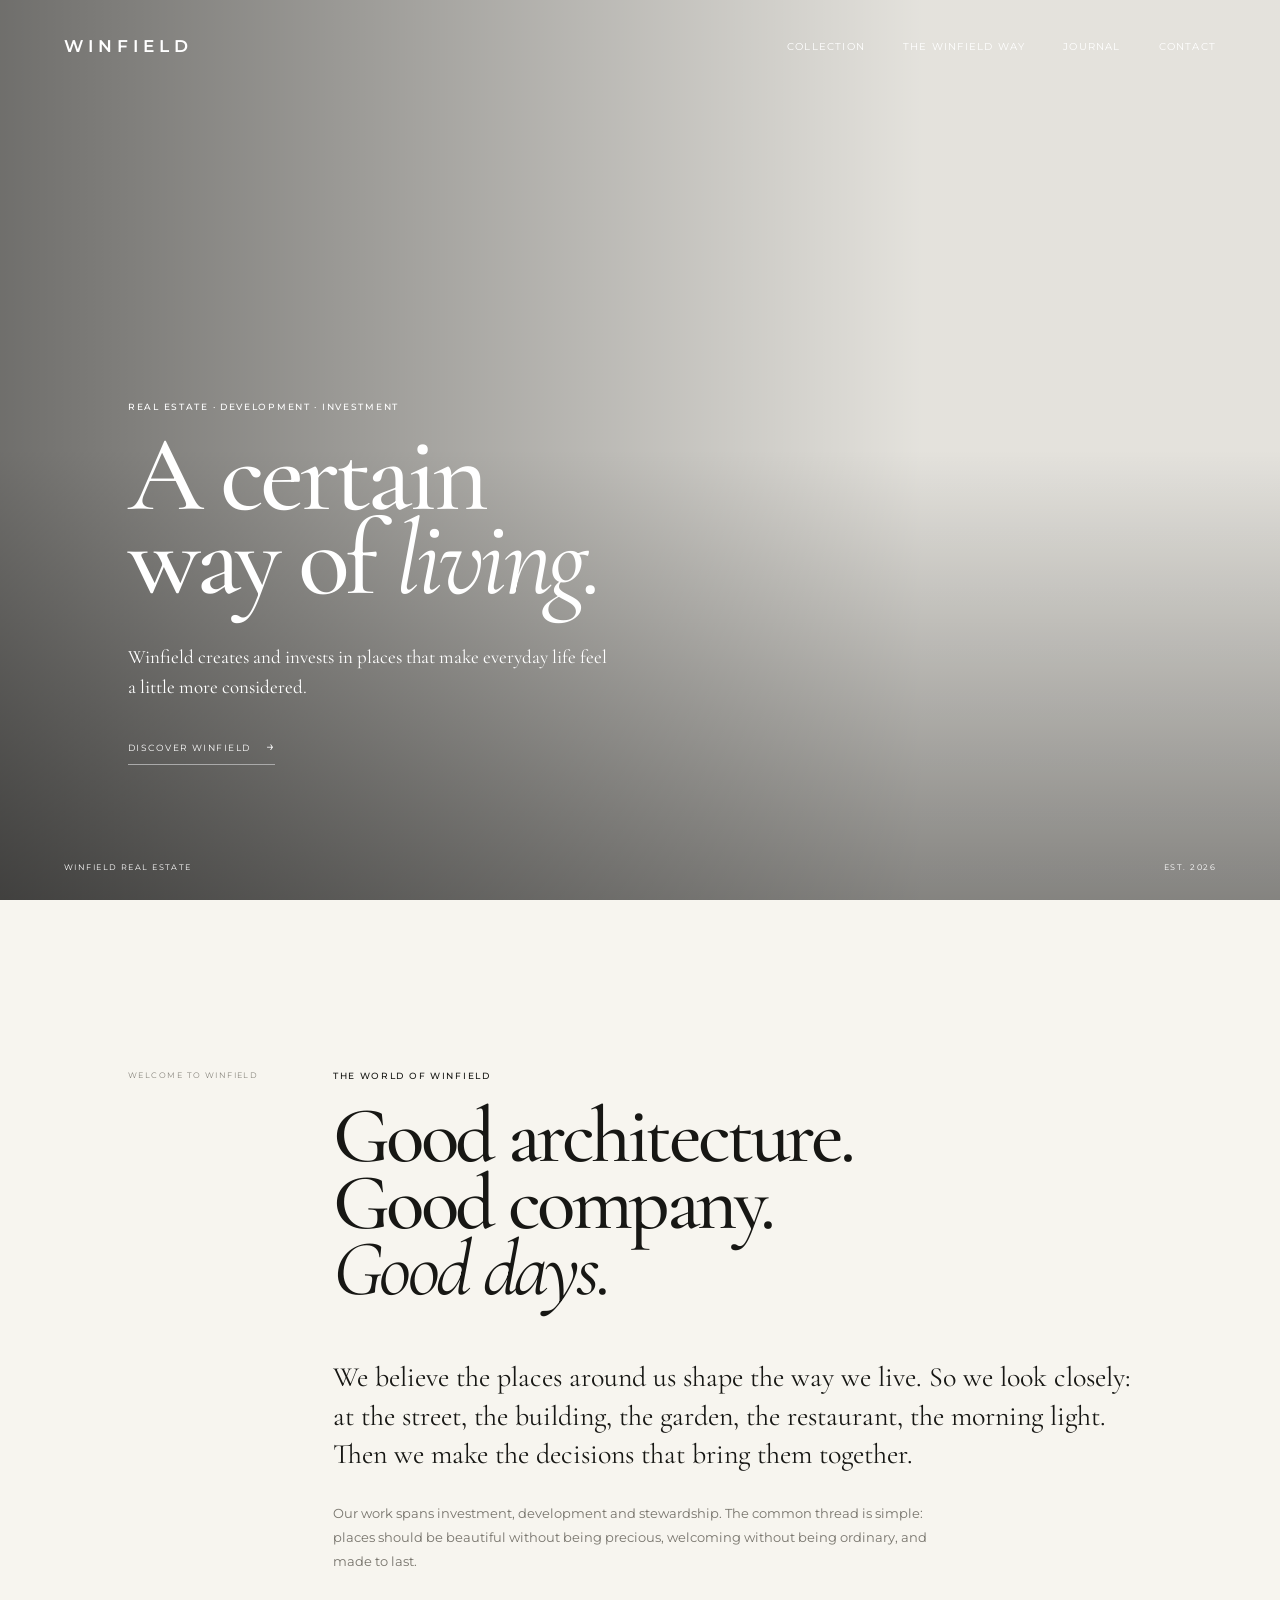
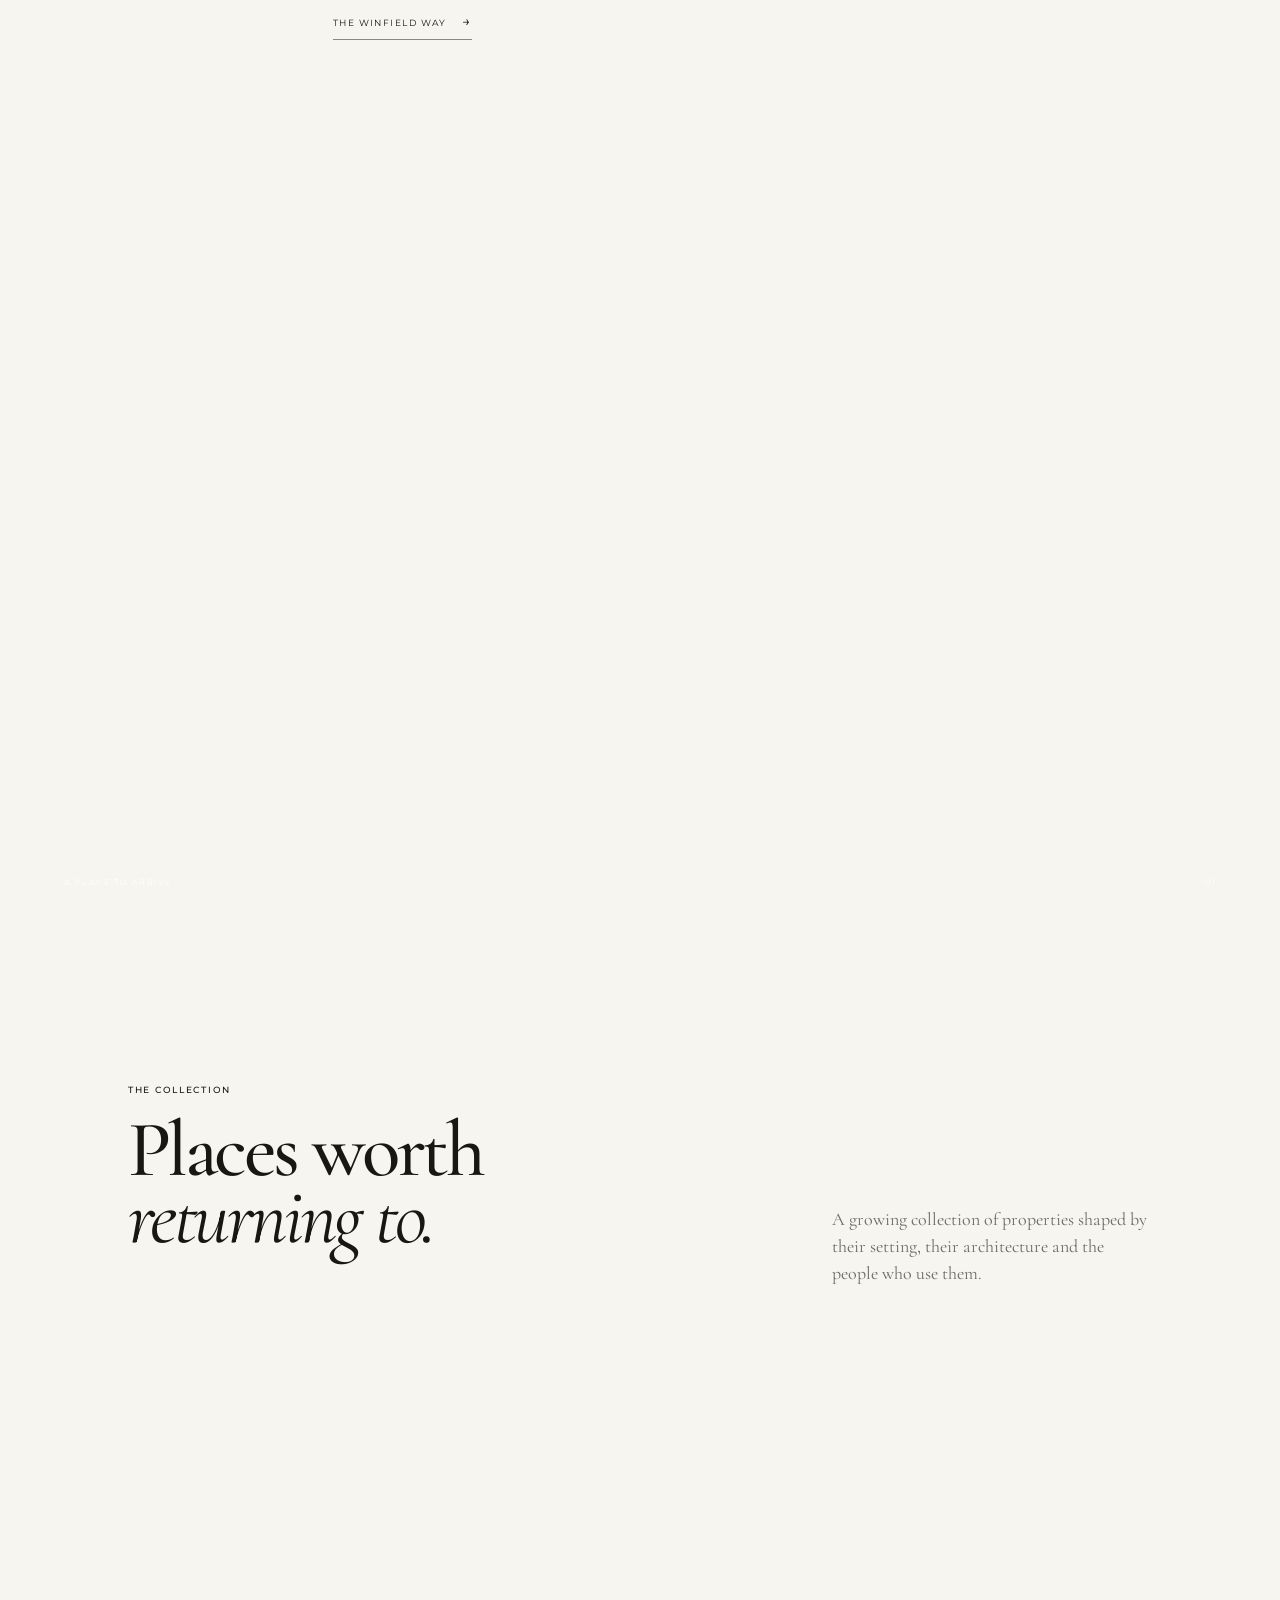
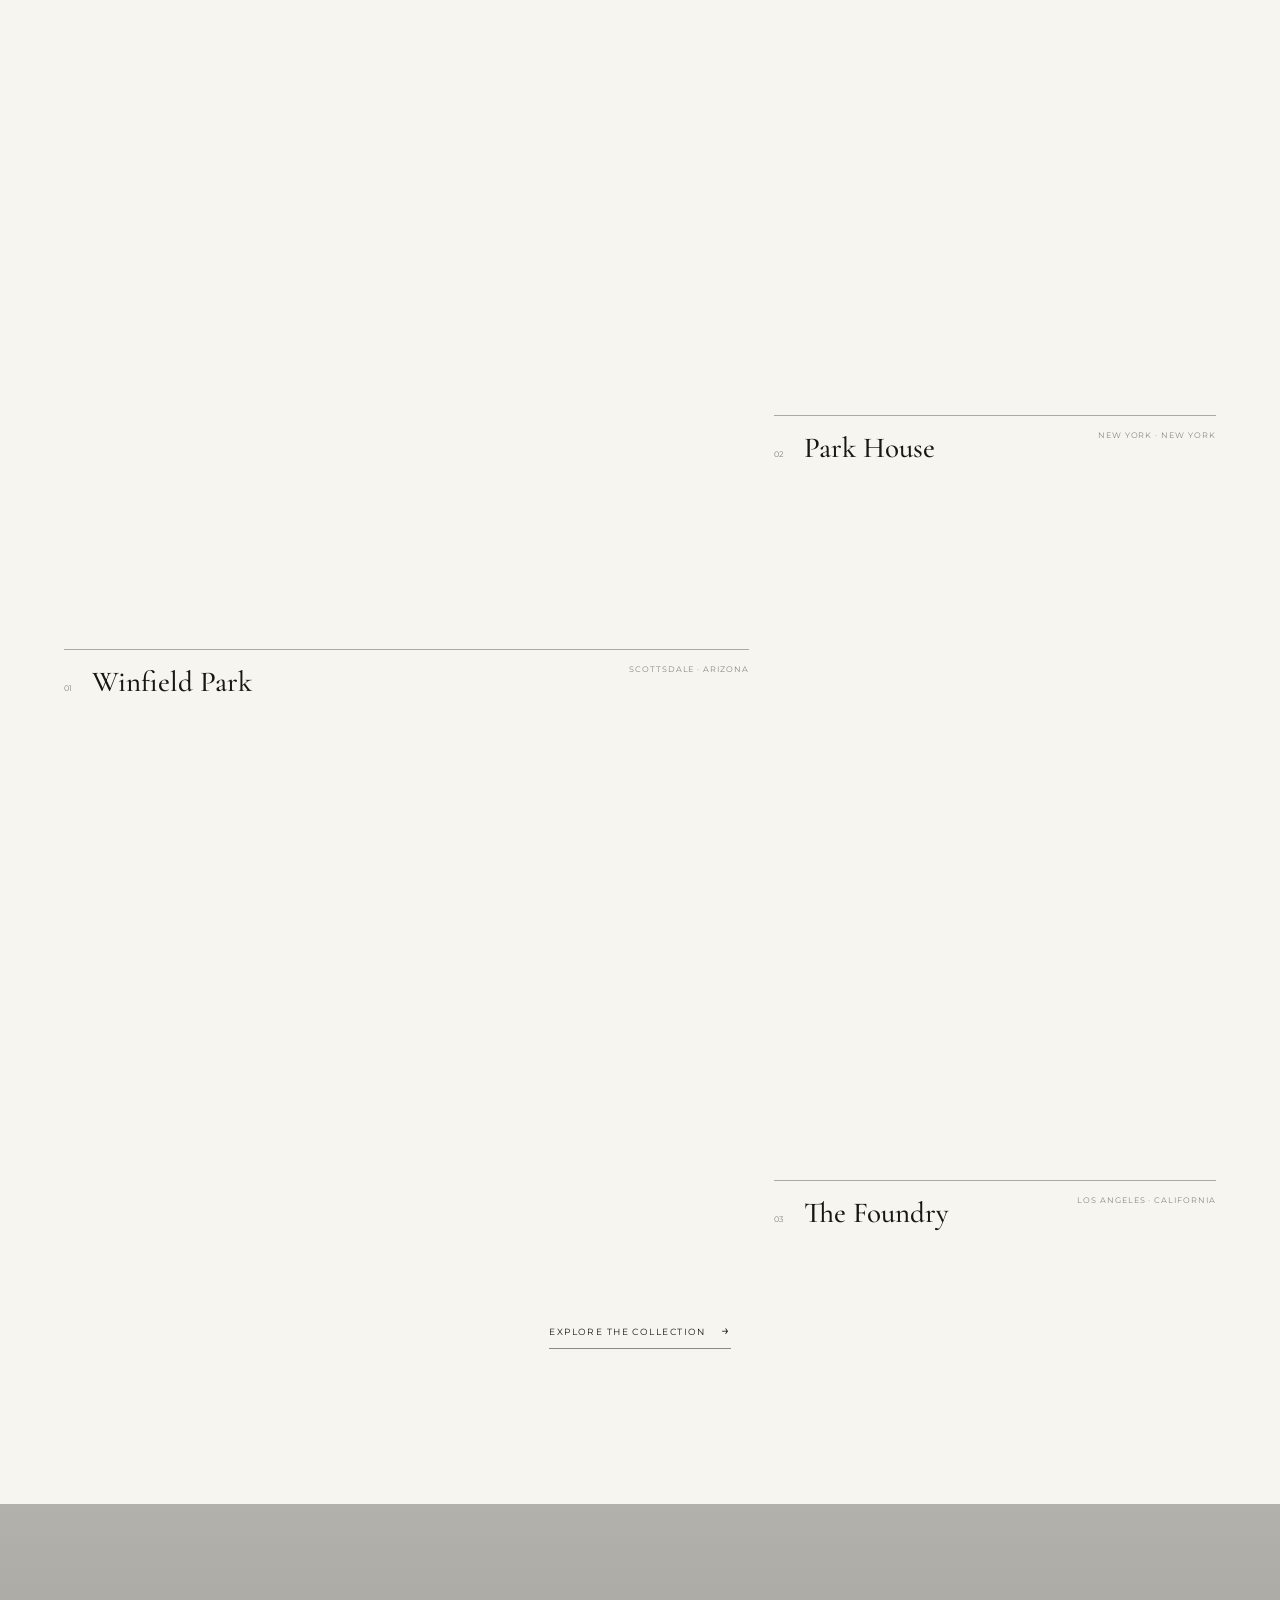
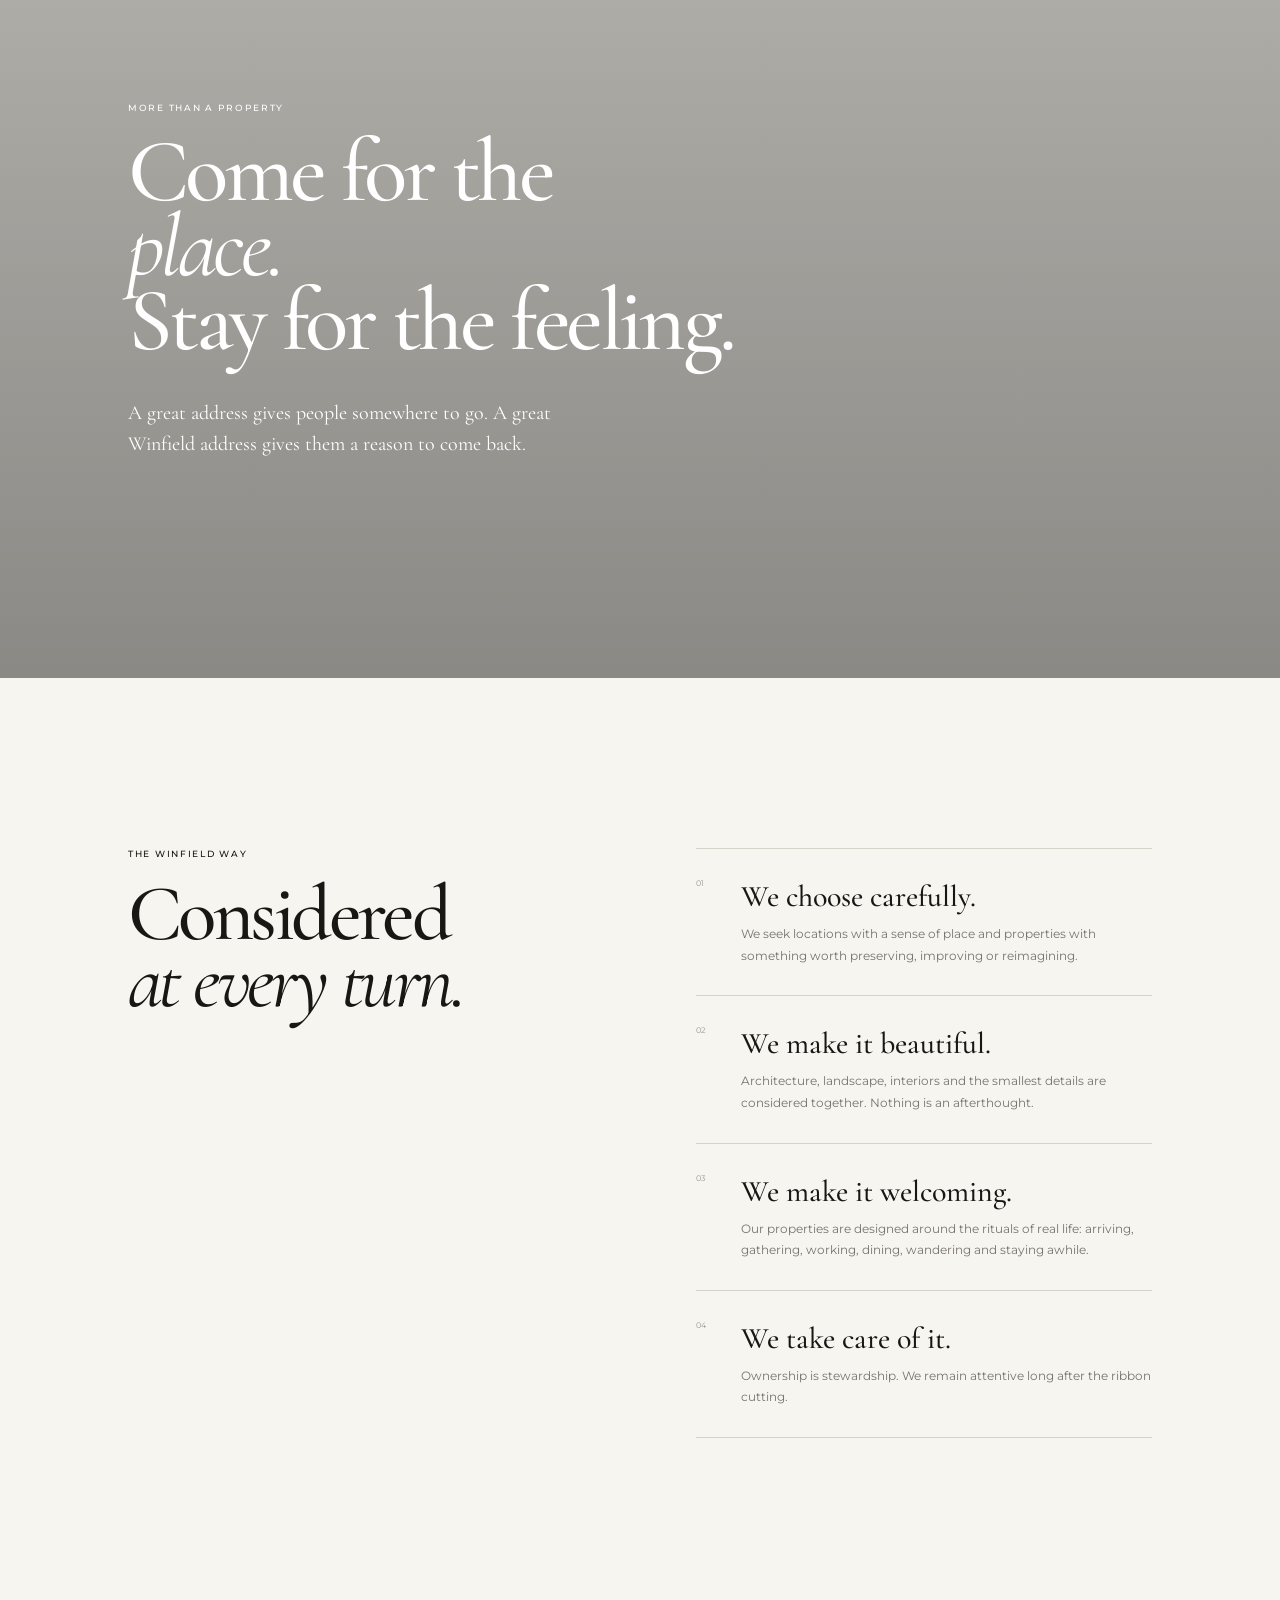
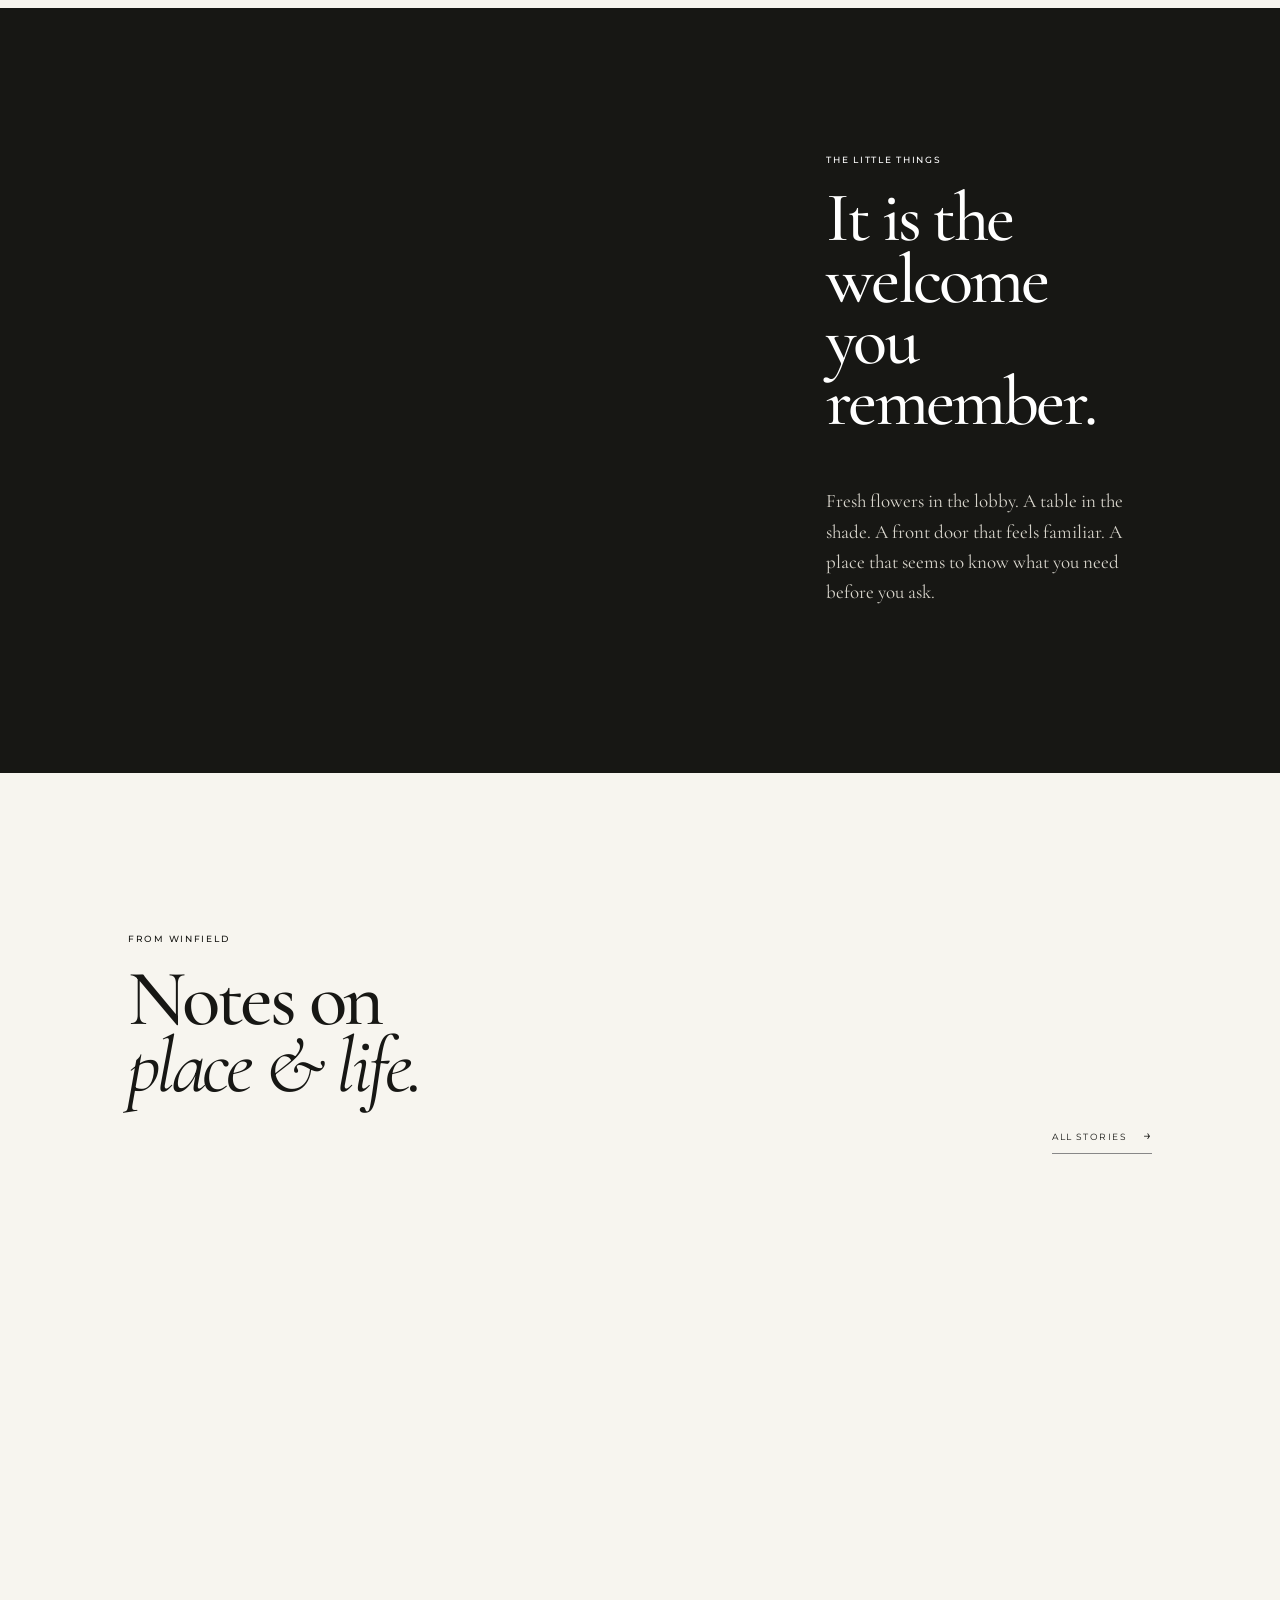
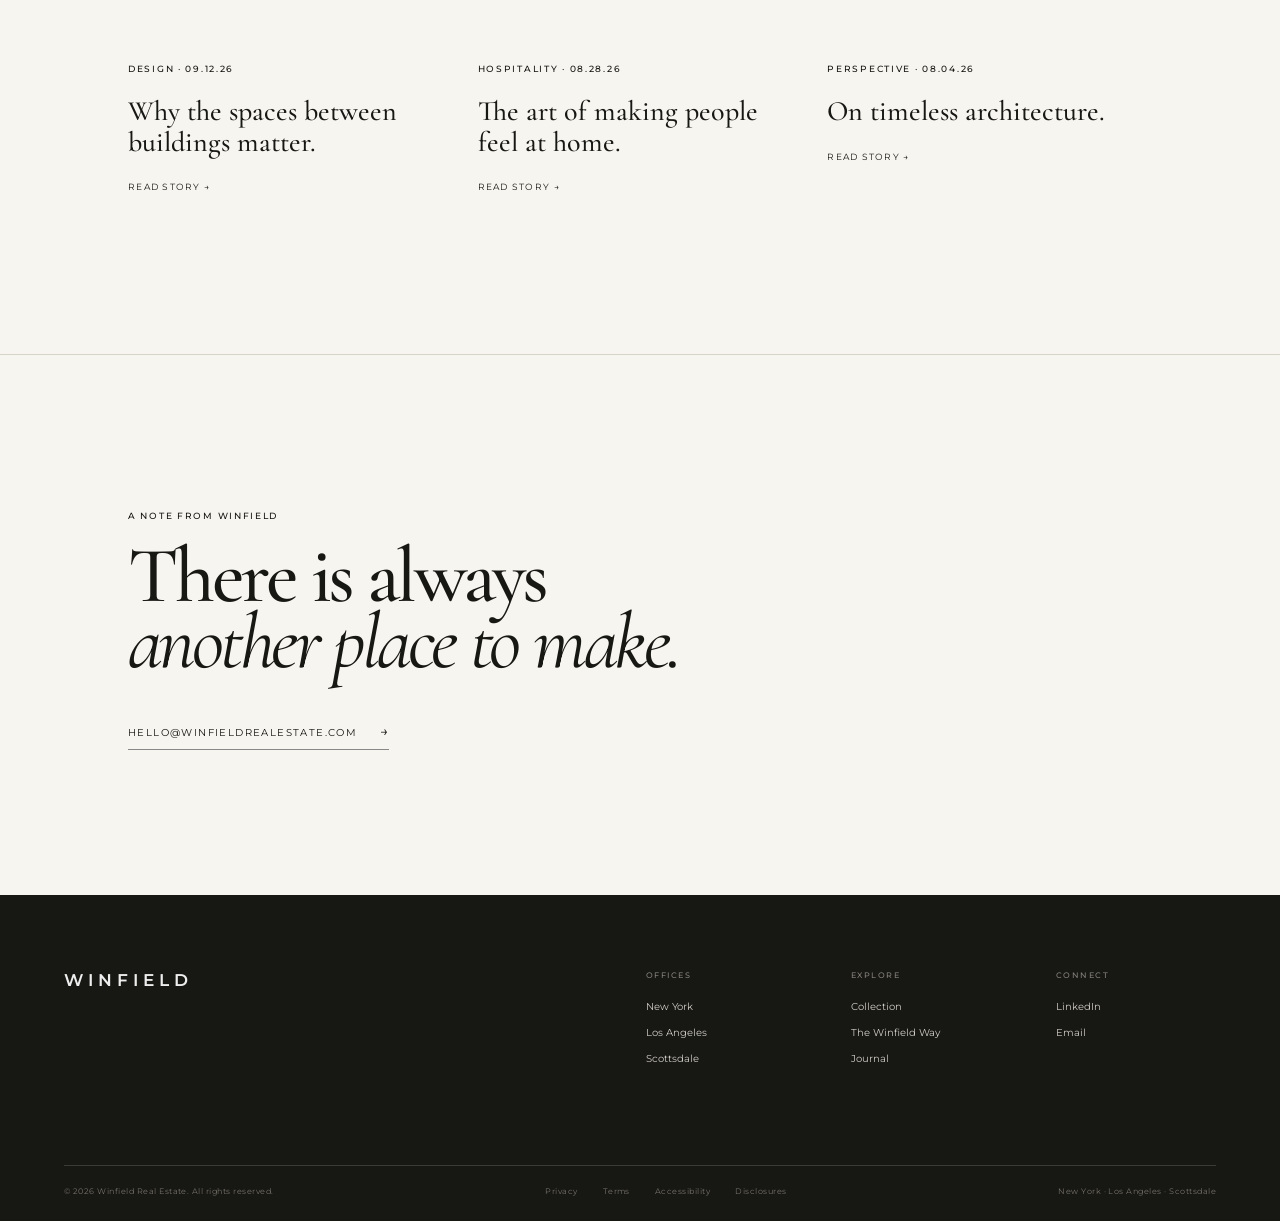
<file: index.html>
<!DOCTYPE html>
<html lang="en">
<head>
  <meta charset="UTF-8">
  <meta name="viewport" content="width=device-width, initial-scale=1.0">
  <title>WINFIELD — Places, considered.</title>
  <meta name="description" content="Winfield creates and invests in places made for living well.">
  <link rel="preconnect" href="https://fonts.googleapis.com">
  <link rel="preconnect" href="https://fonts.gstatic.com" crossorigin>
  <link href="https://fonts.googleapis.com/css2?family=Cormorant+Garamond:ital,wght@0,400;0,500;0,600;1,400;1,500&family=Montserrat:wght@400;500;600&display=swap" rel="stylesheet">
  <link rel="stylesheet" href="styles.css">
</head>
<body>
<header class="site-header">
  <a class="brand" href="#">WINFIELD</a>
  <nav>
    <a href="#collection">Collection</a>
    <a href="#way">The Winfield Way</a>
    <a href="#journal">Journal</a>
    <a href="#contact">Contact</a>
  </nav>
  <button class="menu" aria-label="Menu"><i></i><i></i></button>
</header>

<main>
<section class="hero">
  <div class="hero-photo"></div>
  <div class="hero-wash"></div>
  <div class="hero-copy">
    <p class="kicker">REAL ESTATE · DEVELOPMENT · INVESTMENT</p>
    <h1>A certain<br>way of <em>living.</em></h1>
    <p>Winfield creates and invests in places that make everyday life feel a little more considered.</p>
    <a class="text-link white" href="#collection">Discover Winfield <span>→</span></a>
  </div>
  <div class="hero-footer"><span>WINFIELD REAL ESTATE</span><span>EST. 2026</span></div>
</section>

<section class="welcome">
  <div class="side-label">WELCOME TO WINFIELD</div>
  <div class="welcome-body">
    <p class="kicker">THE WORLD OF WINFIELD</p>
    <h2>Good architecture.<br>Good company.<br><em>Good days.</em></h2>
    <p class="lead">We believe the places around us shape the way we live. So we look closely: at the street, the building, the garden, the restaurant, the morning light. Then we make the decisions that bring them together.</p>
    <p>Our work spans investment, development and stewardship. The common thread is simple: places should be beautiful without being precious, welcoming without being ordinary, and made to last.</p>
    <a class="text-link" href="#way">The Winfield way <span>→</span></a>
  </div>
</section>

<section class="image-break">
  <div class="image-break-photo"></div>
  <div class="image-note"><span>A PLACE TO ARRIVE</span><span>01</span></div>
</section>

<section class="collection" id="collection">
  <div class="collection-heading">
    <div>
      <p class="kicker">THE COLLECTION</p>
      <h2>Places worth<br><em>returning to.</em></h2>
    </div>
    <p class="collection-intro">A growing collection of properties shaped by their setting, their architecture and the people who use them.</p>
  </div>

  <div class="property-grid">
    <article class="property feature">
      <div class="property-photo property-one"></div>
      <div class="property-caption"><div><small>01</small><h3>Winfield Park</h3></div><span>Scottsdale · Arizona</span></div>
    </article>
    <article class="property">
      <div class="property-photo property-two"></div>
      <div class="property-caption"><div><small>02</small><h3>Park House</h3></div><span>New York · New York</span></div>
    </article>
    <article class="property">
      <div class="property-photo property-three"></div>
      <div class="property-caption"><div><small>03</small><h3>The Foundry</h3></div><span>Los Angeles · California</span></div>
    </article>
  </div>
  <div class="collection-bottom"><a class="text-link" href="#">Explore the collection <span>→</span></a></div>
</section>

<section class="lifestyle">
  <div class="lifestyle-photo"></div>
  <div class="lifestyle-content">
    <p class="kicker">MORE THAN A PROPERTY</p>
    <h2>Come for the<br><em>place.</em><br>Stay for the feeling.</h2>
    <p>A great address gives people somewhere to go. A great Winfield address gives them a reason to come back.</p>
  </div>
</section>

<section class="way" id="way">
  <div class="way-intro">
    <p class="kicker">THE WINFIELD WAY</p>
    <h2>Considered<br><em>at every turn.</em></h2>
  </div>
  <div class="way-list">
    <div><span>01</span><h3>We choose carefully.</h3><p>We seek locations with a sense of place and properties with something worth preserving, improving or reimagining.</p></div>
    <div><span>02</span><h3>We make it beautiful.</h3><p>Architecture, landscape, interiors and the smallest details are considered together. Nothing is an afterthought.</p></div>
    <div><span>03</span><h3>We make it welcoming.</h3><p>Our properties are designed around the rituals of real life: arriving, gathering, working, dining, wandering and staying awhile.</p></div>
    <div><span>04</span><h3>We take care of it.</h3><p>Ownership is stewardship. We remain attentive long after the ribbon cutting.</p></div>
  </div>
</section>

<section class="experience">
  <div class="experience-photo"></div>
  <div class="experience-copy">
    <p class="kicker">THE LITTLE THINGS</p>
    <h2>It is the welcome<br>you remember.</h2>
    <p>Fresh flowers in the lobby. A table in the shade. A front door that feels familiar. A place that seems to know what you need before you ask.</p>
  </div>
</section>

<section class="journal" id="journal">
  <div class="journal-top">
    <div><p class="kicker">FROM WINFIELD</p><h2>Notes on<br><em>place & life.</em></h2></div>
    <a class="text-link" href="#">All stories <span>→</span></a>
  </div>
  <div class="stories">
    <article><div class="story-photo story-one"></div><p class="kicker">DESIGN · 09.12.26</p><h3>Why the spaces between buildings matter.</h3><a href="#">Read story →</a></article>
    <article><div class="story-photo story-two"></div><p class="kicker">HOSPITALITY · 08.28.26</p><h3>The art of making people feel at home.</h3><a href="#">Read story →</a></article>
    <article><div class="story-photo story-three"></div><p class="kicker">PERSPECTIVE · 08.04.26</p><h3>On timeless architecture.</h3><a href="#">Read story →</a></article>
  </div>
</section>

<section class="contact" id="contact">
  <p class="kicker">A NOTE FROM WINFIELD</p>
  <h2>There is always<br><em>another place to make.</em></h2>
  <a class="contact-link" href="mailto:hello@winfieldrealestate.com">hello@winfieldrealestate.com <span>→</span></a>
</section>
</main>

<footer>
  <div class="footer-main">
    <a class="brand" href="#">WINFIELD</a>
    <div class="footer-nav">
      <div><b>OFFICES</b><a href="#">New York</a><a href="#">Los Angeles</a><a href="#">Scottsdale</a></div>
      <div><b>EXPLORE</b><a href="#collection">Collection</a><a href="#way">The Winfield Way</a><a href="#journal">Journal</a></div>
      <div><b>CONNECT</b><a href="#">LinkedIn</a><a href="mailto:hello@winfieldrealestate.com">Email</a></div>
    </div>
  </div>
  <div class="legal">
    <span>© 2026 Winfield Real Estate. All rights reserved.</span>
    <div><a href="#">Privacy</a><a href="#">Terms</a><a href="#">Accessibility</a><a href="#">Disclosures</a></div>
    <span>New York · Los Angeles · Scottsdale</span>
  </div>
</footer>
<script>
document.querySelector('.menu').onclick=()=>document.body.classList.toggle('open');
</script>
</body>
</html>
</file>
<file: styles.css>
:root{
  --ink:#171714;
  --paper:#f7f5ef;
  --warm:#e9e3d7;
  --grey:#77746c;
  --line:#d8d3c8;
  --serif:"Cormorant Garamond", Georgia, serif;
  --sans:Montserrat, Helvetica, Arial, sans-serif;
}
*{box-sizing:border-box}
html{scroll-behavior:smooth}
body{margin:0;background:var(--paper);color:var(--ink);font-family:var(--sans);font-weight:400}
a{color:inherit}
.site-header{height:92px;padding:0 5vw;display:flex;align-items:center;justify-content:space-between;position:absolute;top:0;left:0;right:0;z-index:10;color:#fff}
.brand{font-family:var(--sans);font-size:17px;font-weight:600;letter-spacing:.29em;text-decoration:none}
.site-header nav{display:flex;gap:38px}
.site-header nav a{font-size:10px;letter-spacing:.12em;text-transform:uppercase;text-decoration:none}
.menu{display:none;background:none;border:0}.menu i{display:block;width:25px;height:1px;background:#fff;margin:6px}
.kicker{font-size:9px;letter-spacing:.19em;text-transform:uppercase;margin:0 0 22px;font-weight:500}
.hero{height:100vh;min-height:720px;position:relative;color:#fff;overflow:hidden}
.hero-photo,.image-break-photo,.property-photo,.lifestyle-photo,.experience-photo,.story-photo{background-size:cover;background-position:center}
.hero-photo{position:absolute;inset:0;background-image:url("https://images.unsplash.com/photo-1564501049412-61c2a3083791?auto=format&fit=crop&w=2400&q=90")}
.hero-wash{position:absolute;inset:0;background:linear-gradient(90deg,rgba(0,0,0,.55),rgba(0,0,0,.08) 72%),linear-gradient(0deg,rgba(0,0,0,.42),transparent 50%)}
.hero-copy{position:absolute;left:10vw;bottom:15vh;max-width:720px}
.hero h1{font:500 clamp(70px,8.4vw,132px)/.78 var(--serif);letter-spacing:-.04em;margin:0 0 40px}
.hero h1 em{font-style:italic;font-weight:400}
.hero-copy>p:not(.kicker){font:400 19px/1.55 var(--serif);max-width:480px;margin:0 0 35px}
.text-link{display:inline-block;text-decoration:none;text-transform:uppercase;font-size:9px;letter-spacing:.16em;border-bottom:1px solid #888;padding-bottom:9px}
.text-link span{font-size:14px;margin-left:12px}
.text-link.white{color:#fff;border-color:#aaa}
.hero-footer{position:absolute;left:5vw;right:5vw;bottom:28px;display:flex;justify-content:space-between;font-size:8px;letter-spacing:.18em}
.welcome{display:grid;grid-template-columns:20% 1fr;padding:170px 10vw 190px}
.side-label{font-size:8px;letter-spacing:.18em;text-transform:uppercase;color:#8a877f}
.welcome-body{max-width:850px}
.welcome h2,.collection h2,.way h2,.journal h2,.contact h2{font:500 clamp(55px,6.2vw,100px)/.84 var(--serif);letter-spacing:-.045em;margin:0 0 55px}
.welcome h2 em,.collection h2 em,.way h2 em,.journal h2 em,.contact h2 em{font-style:italic;font-weight:400}
.welcome .lead{font:400 28px/1.38 var(--serif);max-width:800px;margin:0 0 27px}
.welcome-body>p:not(.kicker):not(.lead){font-size:13px;line-height:1.85;color:var(--grey);max-width:620px;margin:0 0 38px}
.image-break{height:76vh;position:relative;overflow:hidden}
.image-break-photo{position:absolute;inset:0;background-image:url("https://images.unsplash.com/photo-1564013799919-ab600027ffc6?auto=format&fit=crop&w=2400&q=90");filter:saturate(.72)}
.image-note{position:absolute;bottom:27px;left:5vw;right:5vw;display:flex;justify-content:space-between;color:#fff;font-size:8px;letter-spacing:.18em}
.collection{padding:170px 5vw 155px}
.collection-heading{display:flex;justify-content:space-between;align-items:end;margin:0 5vw 80px}
.collection-intro{font:400 18px/1.5 var(--serif);max-width:320px;color:#6e6b64}
.property-grid{display:grid;grid-template-columns:1.55fr 1fr;gap:85px 25px}
.property.feature{grid-row:span 2}
.property-photo{height:70vh;transition:transform .8s ease}
.property.feature .property-photo{height:96vh}
.property:hover .property-photo{transform:scale(1.015)}
.property-one{background-image:url("https://images.unsplash.com/photo-1600607687920-4e2a09cf159d?auto=format&fit=crop&w=1900&q=90")}
.property-two{background-image:url("https://images.unsplash.com/photo-1600585154340-be6161a56c0a?auto=format&fit=crop&w=1500&q=90")}
.property-three{background-image:url("https://images.unsplash.com/photo-1600607688969-a5bfcd646154?auto=format&fit=crop&w=1500&q=90")}
.property-caption{border-top:1px solid #aaa;padding-top:14px;display:flex;justify-content:space-between;align-items:start}
.property-caption div{display:flex;gap:20px;align-items:baseline}
.property-caption small{font-size:8px;color:#888}
.property-caption h3{font:500 29px var(--serif);margin:0}
.property-caption>span{font-size:8px;letter-spacing:.12em;text-transform:uppercase;color:#888}
.collection-bottom{text-align:center;margin-top:90px}
.lifestyle{height:86vh;position:relative;color:#fff;display:flex;align-items:center}
.lifestyle-photo{position:absolute;inset:0;background-image:linear-gradient(rgba(20,19,16,.3),rgba(20,19,16,.48)),url("https://images.unsplash.com/photo-1600607687939-ce8a6c25118c?auto=format&fit=crop&w=2400&q=90")}
.lifestyle-content{position:relative;margin-left:10vw;max-width:720px}
.lifestyle h2{font:500 clamp(58px,7vw,108px)/.83 var(--serif);letter-spacing:-.04em;margin:0 0 40px}
.lifestyle h2 em{font-style:italic;font-weight:400}
.lifestyle-content>p:last-child{font:400 20px/1.55 var(--serif);max-width:470px}
.way{padding:170px 10vw;display:grid;grid-template-columns:1fr 1.1fr;gap:12vw}
.way-list{border-top:1px solid var(--line)}
.way-list>div{display:grid;grid-template-columns:45px 1fr;padding:29px 0;border-bottom:1px solid var(--line)}
.way-list span{font-size:8px;color:#999}
.way-list h3{font:500 30px var(--serif);margin:0 0 8px}
.way-list p{grid-column:2;font-size:12px;line-height:1.8;color:var(--grey);max-width:480px;margin:0}
.experience{height:85vh;background:var(--ink);color:#fff;display:grid;grid-template-columns:1.25fr 1fr}
.experience-photo{background-image:url("https://images.unsplash.com/photo-1511818966892-d7d671e672a2?auto=format&fit=crop&w=1800&q=90");background-position:center}
.experience-copy{padding:11vw 9vw;display:flex;flex-direction:column;justify-content:center}
.experience h2{font:500 clamp(50px,5.5vw,88px)/.87 var(--serif);margin:0 0 35px;letter-spacing:-.04em}
.experience-copy>p:last-child{font:400 19px/1.6 var(--serif);max-width:410px;color:#d7d4cb}
.journal{padding:160px 10vw}
.journal-top{display:flex;justify-content:space-between;align-items:end;margin-bottom:70px}
.stories{display:grid;grid-template-columns:repeat(3,1fr);gap:25px}
.story-photo{height:46vh;margin-bottom:25px}
.story-one{background-image:url("https://images.unsplash.com/photo-1518005020951-eccb494ad742?auto=format&fit=crop&w=1300&q=90")}
.story-two{background-image:url("https://images.unsplash.com/photo-1540932239986-30128078f3c5?auto=format&fit=crop&w=1300&q=90")}
.story-three{background-image:url("https://images.unsplash.com/photo-1528909514045-2fa4ac7a08ba?auto=format&fit=crop&w=1300&q=90")}
.stories h3{font:500 28px/1.08 var(--serif);margin:0 0 18px;max-width:340px}
.stories article>a{font-size:9px;letter-spacing:.14em;text-transform:uppercase;text-decoration:none}
.contact{padding:155px 10vw;border-top:1px solid var(--line)}
.contact h2{margin-bottom:45px}
.contact-link{font-size:10px;letter-spacing:.14em;text-transform:uppercase;text-decoration:none;border-bottom:1px solid #888;padding-bottom:10px}
.contact-link span{margin-left:18px;font-size:14px}
footer{background:#171714;color:#eee;padding:75px 5vw 25px}
.footer-main{display:flex;justify-content:space-between;padding-bottom:100px}
.footer-nav{display:grid;grid-template-columns:repeat(3,160px);gap:45px}
.footer-nav div{display:flex;flex-direction:column;gap:13px}
.footer-nav b{font-size:8px;letter-spacing:.18em;font-weight:500;color:#85827a;margin-bottom:7px}
.footer-nav a{font-size:10px;text-decoration:none;color:#d0cdc5}
.legal{border-top:1px solid #3c3a35;padding-top:20px;display:flex;justify-content:space-between;color:#77736a;font-size:8px;letter-spacing:.06em}
.legal div{display:flex;gap:25px}.legal a{color:inherit;text-decoration:none}
@media(max-width:800px){
 .site-header{padding:0 6vw;height:72px}.site-header nav{display:none;position:absolute;top:72px;left:0;right:0;background:#171714;padding:25px 6vw;flex-direction:column;gap:20px}.open .site-header nav{display:flex}.menu{display:block}
 .hero{min-height:650px}.hero-copy{left:7vw;right:7vw;bottom:12vh}.hero h1{font-size:67px}.hero-copy>p:not(.kicker){font-size:17px}.hero-footer{left:6vw;right:6vw}
 .welcome{display:block;padding:105px 7vw}.side-label{margin-bottom:55px}.welcome h2,.collection h2,.way h2,.journal h2,.contact h2{font-size:60px}.welcome .lead{font-size:23px}
 .image-break{height:60vh}.collection{padding:100px 6vw}.collection-heading{display:block;margin:0 5vw 55px}.collection-intro{margin-top:30px}.property-grid{grid-template-columns:1fr;gap:55px}.property.feature{grid-row:auto}.property-photo,.property.feature .property-photo{height:60vh}.lifestyle{height:70vh}.lifestyle-content{margin:0 7vw}.way{display:block;padding:105px 7vw}.way-intro{margin-bottom:65px}.experience{height:auto;display:block}.experience-photo{height:60vh}.experience-copy{padding:80px 7vw}.journal{padding:105px 7vw}.journal-top{display:block;margin-bottom:55px}.journal-top>.text-link{margin-top:30px}.stories{grid-template-columns:1fr;gap:60px}.story-photo{height:55vh}.contact{padding:105px 7vw}.footer-main{display:block;padding-bottom:70px}.footer-nav{grid-template-columns:1fr 1fr;margin-top:60px;gap:35px}.legal{display:block;line-height:2.4}.legal div{margin:10px 0;flex-wrap:wrap}
}
</file>
